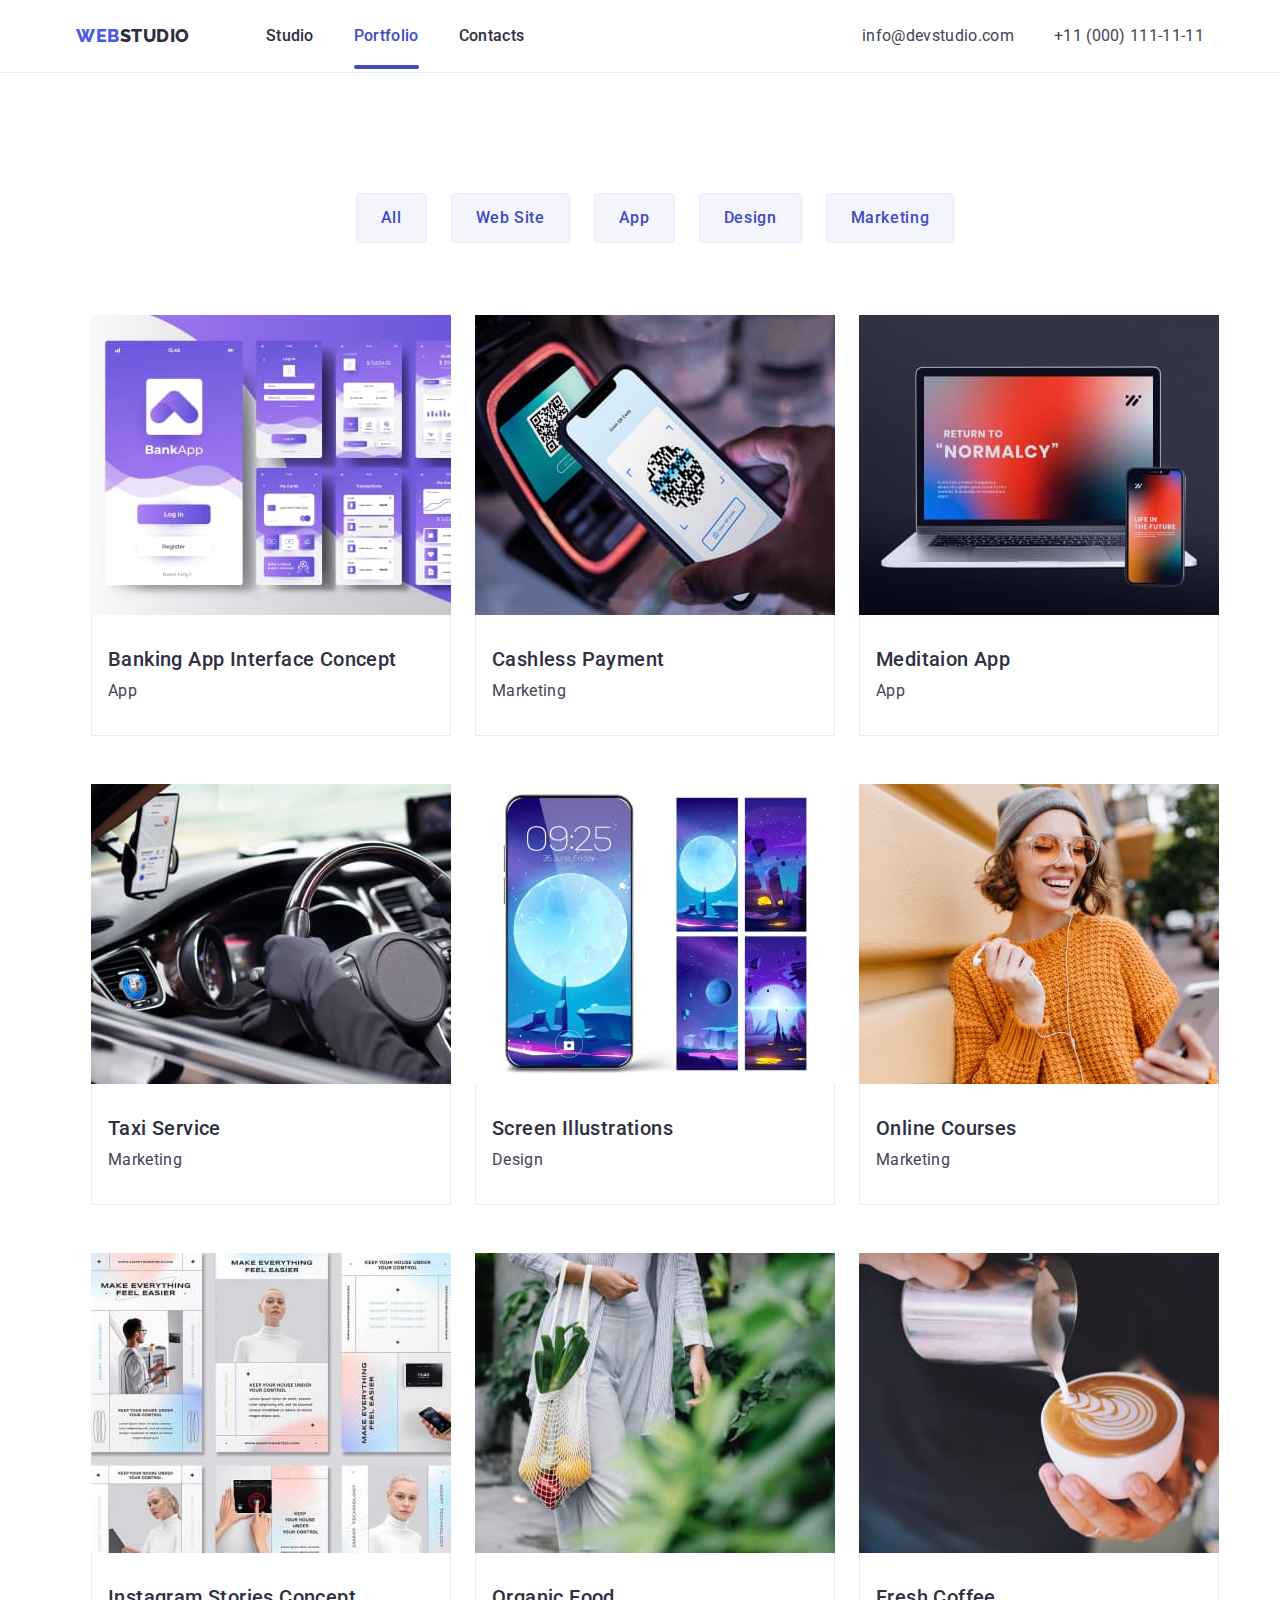
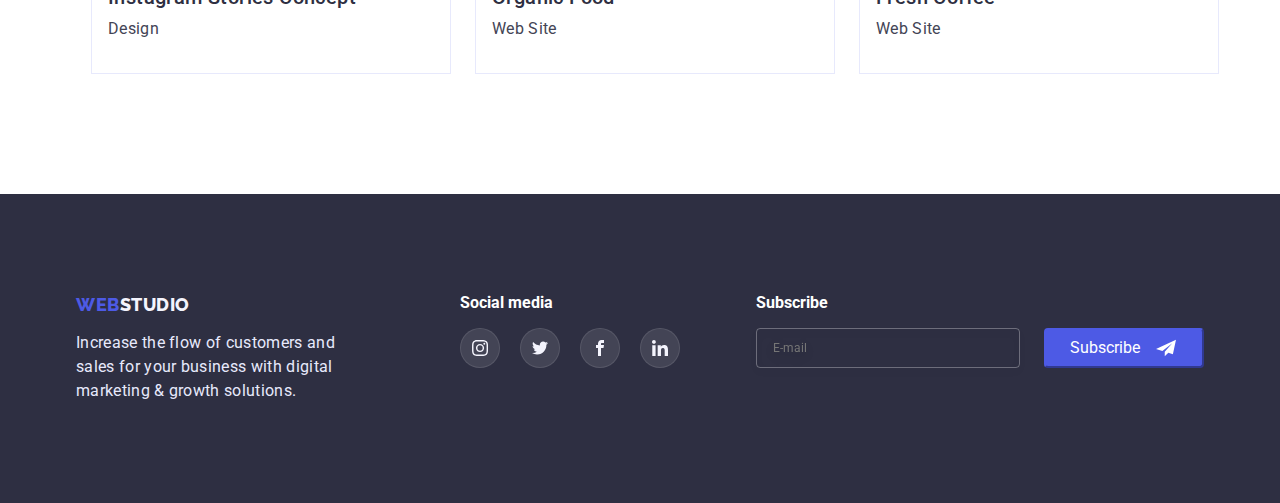
<file: portfolio.html>
<!DOCTYPE html>
<html lang="en">
  <head>
    <meta charset="UTF-8" />
    <meta http-equiv="X-UA-Compatible" content="IE=edge" />
    <meta name="viewport" content="width=device-width, initial-scale=1.0" />
    <title>Portfolio</title>
    <link
      href="https://fonts.googleapis.com/css2?family=Raleway:wght@800&family=Roboto:wght@400;500;700&display=swap"
      rel="stylesheet"
    />
    <link
      rel="stylesheet"
      href="https://cdn.jsdelivr.net/npm/modern-normalize@1.1.0/modern-normalize.min.css"
    />
    <link rel="stylesheet" href="./css/style.css" />
  </head>
  <body>
    <!-- header -->
    <header class="page-header portfolio-header">
      <div class="container page-header-container">
        <nav class="page-nav page-nav-container">
          <a class="link logo logo-header" href="./index.html"
            ><span class="logo-first">Web</span>studio</a
          >
          <ul class="menu list menu-nav-header">
            <li class="menu-item-header">
              <a class="menu-link link" href="./index.html">Studio</a>
            </li>
            <li class="menu-item-header">
              <a class="menu-link link current" href="">Portfolio</a>
            </li>
            <li class="menu-item-header">
              <a class="menu-link link" href="">Contacts</a>
            </li>
          </ul>
        </nav>
        <address class="kontackt">
          <ul class="list kontakt-header-kontainer">
            <li>
              <a class="imail link" href="mailto:info@devstudio.com"
                >info@devstudio.com</a
              >
            </li>
            <li>
              <a class="tel-nummer link" href="tel:+110001111111"
                >+11 (000) 111-11-11</a
              >
            </li>
          </ul>
        </address>
      </div>
    </header>
    <main>
      <!-- secttion-button -->
      <section class="section">
        <div class="container">
          <h1 hidden>Link-button</h1>
          <div class="container portfolio-container-btn-all">
            <ul class="list portfolio-container">
              <li class="portfolio-container-btn">
                <button class="btn btn-portfolio" type="button">All</button>
              </li>
              <li class="portfolio-container-btn">
                <button class="btn btn-portfolio" type="button">
                  Web Site
                </button>
              </li>
              <li class="portfolio-container-btn">
                <button class="btn btn-portfolio" type="button">App</button>
              </li>
              <li class="portfolio-container-btn">
                <button class="btn btn-portfolio" type="button">Design</button>
              </li>
              <li class="portfolio-container-btn">
                <button class="btn btn-portfolio" type="button">
                  Marketing
                </button>
              </li>
            </ul>
          </div>
          <div class="container portfolio-container-galery">
            <ul class="list portfolio-img-container">
              <li class="portfolio-img-cart">
                <div class="overlay-on-img">
                  <img
                    class="img-card-content"
                    src="./images/images-portfolio/banking-app-interface-concept.jpg"
                    alt="banking software screenshot"
                    width="360"
                    height="300"
                  />
                  <p class="overlay-portfolio">
                    14 Stylish and User-Friendly App Design Concepts · Task
                    Manager App · Calorie Tracker App · Exotic Fruit Ecommerce
                    App · Cloud Storage App
                  </p>
                </div>
                <div class="img-card-content-text">
                  <h2 class="title-card-content">
                    Banking App Interface Concept
                  </h2>
                  <p class="text-card-content">App</p>
                </div>
              </li>
              <li class="portfolio-img-cart">
                <div class="overlay-on-img">
                  <img
                    class="img-card-content"
                    src="./images/images-portfolio/cashless-payment.jpg"
                    alt="phone reads the QR code"
                    width="360"
                    height="300"
                  />
                  <p class="overlay-portfolio">
                    14 Stylish and User-Friendly App Design Concepts · Task
                    Manager App · Calorie Tracker App · Exotic Fruit Ecommerce
                    App · Cloud Storage App
                  </p>
                </div>
                <div class="img-card-content-text">
                  <h2 class="title-card-content">Cashless Payment</h2>
                  <p class="text-card-content">Marketing</p>
                </div>
              </li>
              <li class="portfolio-img-cart">
                <div class="overlay-on-img">
                  <img
                    class="img-card-content"
                    src="./images/images-portfolio/meditaion-app.jpg"
                    alt="laptop"
                    width="360"
                    height="300"
                  />
                  <p class="overlay-portfolio">
                    14 Stylish and User-Friendly App Design Concepts · Task
                    Manager App · Calorie Tracker App · Exotic Fruit Ecommerce
                    App · Cloud Storage App
                  </p>
                </div>
                <div class="img-card-content-text">
                  <h2 class="title-card-content">Meditaion App</h2>
                  <p class="text-card-content">App</p>
                </div>
              </li>
              <li class="portfolio-img-cart">
                <div class="overlay-on-img">
                  <img
                    class="img-card-content"
                    src="./images/images-portfolio/taxi-service.jpg"
                    alt="drever at the wheel"
                    width="360"
                    height="300"
                  />
                  <p class="overlay-portfolio">
                    14 Stylish and User-Friendly App Design Concepts · Task
                    Manager App · Calorie Tracker App · Exotic Fruit Ecommerce
                    App · Cloud Storage App
                  </p>
                </div>
                <div class="img-card-content-text">
                  <h2 class="title-card-content">Taxi Service</h2>
                  <p class="text-card-content">Marketing</p>
                </div>
              </li>
              <li class="portfolio-img-cart">
                <div class="overlay-on-img">
                  <img
                    class="img-card-content"
                    src="./images/images-portfolio/screen-illustrations.jpg"
                    alt="phone home screensaver"
                    width="360"
                    height="300"
                  />
                  <p class="overlay-portfolio">
                    14 Stylish and User-Friendly App Design Concepts · Task
                    Manager App · Calorie Tracker App · Exotic Fruit Ecommerce
                    App · Cloud Storage App
                  </p>
                </div>
                <div class="img-card-content-text">
                  <h2 class="title-card-content">Screen Illustrations</h2>
                  <p class="text-card-content">Design</p>
                </div>
              </li>
              <li class="portfolio-img-cart">
                <div class="overlay-on-img">
                  <img
                    class="img-card-content"
                    src="./images/images-portfolio/online-courses.jpg"
                    alt="gerl with headphones"
                    width="360"
                    height="300"
                  />
                  <p class="overlay-portfolio">
                    14 Stylish and User-Friendly App Design Concepts · Task
                    Manager App · Calorie Tracker App · Exotic Fruit Ecommerce
                    App · Cloud Storage App
                  </p>
                </div>
                <div class="img-card-content-text">
                  <h2 class="title-card-content">Online Courses</h2>
                  <p class="text-card-content">Marketing</p>
                </div>
              </li>
              <li class="portfolio-img-cart">
                <div class="overlay-on-img">
                  <img
                    class="img-card-content"
                    src="./images/images-portfolio/instagram-stories-concept.jpg"
                    alt="pictures from Instagam"
                    width="360"
                    height="300"
                  />
                  <p class="overlay-portfolio">
                    14 Stylish and User-Friendly App Design Concepts · Task
                    Manager App · Calorie Tracker App · Exotic Fruit Ecommerce
                    App · Cloud Storage App
                  </p>
                </div>
                <div class="img-card-content-text">
                  <h2 class="title-card-content">Instagram Stories Concept</h2>
                  <p class="text-card-content">Design</p>
                </div>
              </li>
              <li class="portfolio-img-cart">
                <div class="overlay-on-img">
                  <img
                    class="img-card-content"
                    src="./images/images-portfolio/organic-food.jpg"
                    alt="woman with vegetables"
                    width="360"
                    height="300"
                  />
                  <p class="overlay-portfolio">
                    14 Stylish and User-Friendly App Design Concepts · Task
                    Manager App · Calorie Tracker App · Exotic Fruit Ecommerce
                    App · Cloud Storage App
                  </p>
                </div>
                <div class="img-card-content-text">
                  <h2 class="title-card-content">Organic Food</h2>
                  <p class="text-card-content">Web Site</p>
                </div>
              </li>
              <li class="portfolio-img-cart">
                <div class="overlay-on-img">
                  <img
                    class="img-card-content"
                    src="./images/images-portfolio/fresh-coffee.jpg"
                    alt="cup of coffee"
                    width="360"
                    height="300"
                  />
                  <p class="overlay-portfolio">
                    14 Stylish and User-Friendly App Design Concepts · Task
                    Manager App · Calorie Tracker App · Exotic Fruit Ecommerce
                    App · Cloud Storage App
                  </p>
                </div>
                <div class="img-card-content-text">
                  <h2 class="title-card-content">Fresh Coffee</h2>
                  <p class="text-card-content">Web Site</p>
                </div>
              </li>
            </ul>
          </div>
        </div>
      </section>
    </main>
    <!-- footer -->
    <footer class="footer">
      <div class="container footer-container">
        <div class="footer-logo">
          <a class="link logo" href="./index.html"
            ><span class="logo-first">Web</span
            ><span class="logo-second">studio</span></a
          >
          <p class="text-footer">
            Increase the flow of customers and sales for your business with
            digital marketing & growth solutions.
          </p>
        </div>
        <div class="footer-social">
          <p class="footer-title"><b>Social media</b></p>
          <ul class="list">
            <li class="footer-list">
              <a class="footer-link" href="" rel="noopener noreferrer"
                ><svg class="footer-icon" width="16" height="16">
                  <use
                    href="./images/deco-elements/sprite.svg.svg#icon-instagramsvg"
                  ></use></svg
              ></a>
            </li>
            <li class="footer-list">
              <a href="" class="footer-link" rel="noopener noreferrer"
                ><svg class="footer-icon" width="16" height="16">
                  <use
                    href="./images/deco-elements/sprite.svg.svg#icon-twittersvg"
                  ></use></svg
              ></a>
            </li>
            <li class="footer-list">
              <a class="footer-link" href="" rel="noopener noreferrer"
                ><svg class="footer-icon" width="16" height="16">
                  <use
                    href="./images/deco-elements/sprite.svg.svg#icon-facebook"
                  ></use></svg
              ></a>
            </li>
            <li class="footer-list">
              <a class="footer-link" href="" rel="noopener noreferrer"
                ><svg class="footer-icon" width="16" height="16">
                  <use
                    href="./images/deco-elements/sprite.svg.svg#icon-linkedinsvg"
                  ></use></svg
              ></a>
            </li>
          </ul>
        </div>
        <div class="footer-form">
          <form class="form-footer">
            <p class="text-send"><b>Subscribe</b></p>
            <div class="input-button">
              <input class="input-footer" type="email" placeholder="E-mail" />
              <button class="button-footer">
                Subscribe<svg class="icon-send" width="24" height="20">
                  <use
                    href="./images/deco-elements/sprite.svg.svg#icon-send"
                  ></use>
                </svg>
              </button>
            </div>
          </form>
        </div>
      </div>
    </footer>
  </body>
</html>
</file>
<file: css/style.css>
.list {
    list-style: none;
}

.link {
    text-decoration: none;
}

:root{
--primary-text-color: #2E2F42;
--secondary-text-color: #434455;
--link-active-text-color: #404BBF;
--button-background: #F4F4FD;
--footer-text-color: #E7E9FC;
--button-mein-background: #4D5AE5;
--mein-background: #FFFFFF;
--hover-customers: #8E8F99;
--footer-social: rgba(255, 255, 255, 0.1);
--footer-social-hover: #31D0AA;
--modal: #FCFCFC;
--transform-style: 250ms cubic-bezier(0.4, 0, 0.2, 1);
}

body {
font-family: 'Roboto', sans-serif;
font-size: 16px;
background: var(--mein-background);
}

h1,
h2,
h3,
h4,
p {
        margin-top: 0;
        margin-bottom: 0;
}

ul {
        margin-top: 0;
        margin-bottom: 0;
        padding-left: 0;
}

img {
        display: block;
}

button {
        cursor: pointer;
}

.container {
        width: 1158px;
        margin-left: auto;
        margin-right: auto;
        padding: 0 15px;
}

/*======== components======== */
.logo {
    font-family: 'Raleway', sans-serif;
    font-weight: 800;
    font-size: 18px;
    line-height: 1.17;
    display: flex;
    align-items: center;
    letter-spacing: 0.03em;
    text-transform: uppercase;
    color: var(--primary-text-color);
}

.logo-first {
    color: var(--button-mein-background);
}



/*======== /components======== */
/*======== header======== */

.page-header-container,
.page-nav-container,
.menu-nav-header,
.kontakt-header-kontainer {
        display: flex;
        align-items: center;
}

.page-header {
        padding-top: 24px;
        padding-bottom: 24px;
}

.logo-header {
        margin-right: 76px;
}

.menu-item-header:not(:last-child) {
        margin-right: 40px;
}

/* .menu-item-header {
        height: auto;
} */

.kontackt {
        margin-left: auto;
}

.tel-nummer {
        margin-left: 40px;
}

.menu-link {
position: relative;
font-weight: 500;
font-size: 16px;
line-height: 1.5;
letter-spacing: 0.02em;
color: var(--primary-text-color);
height: 100%;
padding-top: 24px;
padding-bottom: 24px;
transition: color var(--transform-style);
}


.menu-link.current::after  {
                position: absolute;
                        display: block;
                        content: "";
                        width: 100%;
                        height: 4px;
                        left: 0px;
                        bottom: 0;
                
                        background: var(--link-active-text-color);
                        border-radius: 2px;
}

.imail,
.tel-nummer {
        font-size: 16px;
        font-style: normal;
        line-height: 1.5;
        letter-spacing: 0.02em;
        color: var(--secondary-text-color);
        transition: color var(--transform-style);
}

.menu-link:hover,
.menu-link:focus {
        color: var(--link-active-text-color);
}

.menu-nav-header .link.current {
color: var(--link-active-text-color);

}

.imail:hover,
.imail:focus,
.tel-nummer:hover,
.tel-nummer:focus {
    color: var(--link-active-text-color);
}

/*======== /header======== */

/*======== overlay======== */
.overlay {
        height: 600px;
        margin-left: auto;
        margin-right: auto;
        max-width: 1440px;
        background-position: center;
        background-repeat: no-repeat;
        background-size: cover;
        background-color: var(--primary-text-color);
        background-image: linear-gradient(rgba(46, 47, 66, 0.7), rgba(46, 47, 66, 0.7)),
        url(../images/deco-elements/people-office.jpg);
}
/*======== /overlay======== */

/*======== hero======== */

.main-title {
        color: var(--mein-background);
        font-weight: 700;
        font-size: 56px;
        line-height: 1.1;

        width: 494px;
        margin-left: auto;
        margin-right: auto;
        text-align: center;
}

.hero {
        background-color: var(--primary-text-color);
        padding-top: 188px;
        padding-bottom: 188px;
}
.btn {
    font-style: normal;
    font-weight: 500;
    font-size: 16px;
    line-height: 1.5;

    padding-top: 16px;
    padding-bottom: 16px;
    padding-left: 32px;
    padding-right: 32px;

    margin-left: auto;
    margin-right: auto;
    margin-top: 48px;

    display: flex;
    align-items: center;
    letter-spacing: 0.04em;

    border: none;
    border-radius: 4px;

    color: var(--mein-background);
    background: var(--button-mein-background);

    transition: background-color var(--transform-style);
}

.btn:hover,
.btn:focus {
    background-color: var(--link-active-text-color);
}
/*======== /hero======== */
/*======== about======== */

.section {
      padding: 120px 0;
        
}



.list-about-cotainer {
        display: flex;
        align-items: center;
}

.list-about:not(:last-child) {
        margin-right: 24px;
}



.title-about {
        font-weight: 500;
        font-size: 20px;
        line-height: 1.2;
        letter-spacing: 0.02em;
        color: var(--primary-text-color);
        margin-bottom: 8px;
}
.text {
        font-size: 16px;
        line-height: 1.5;
        letter-spacing: 0.02em;
        color: var(--secondary-text-color);      
}
.list-about::before {
        width: 264px;
        height: 112px;
        margin-bottom: 8px;
        border-radius: 4px;
        content: "";
        background-color: var(--button-background);
        display: block;
        background-position: center;
        background-repeat: no-repeat;
       
}

.about-strategy::before {
        background-image: url(../images/deco-elements/satelit.jpg);  
        background-size: 60px 64px;
}

.about-punctuality::before {
        background-image: url(../images/deco-elements/puncktuality.jpg);
        background-size: 62px 64px;
}

.about-diligence::before {
        background-image: url(../images/deco-elements/diligence.jpg);
        background-size: 64px 50px;
}

.about-technologies::before {
        background-image: url(../images/deco-elements/astronaut.jpg);
        background-size: 64px 64px;
}
/*======== /about======== */

/*======== product======== */

.container-product {
        padding-top: 0;
}

.list-product {
        display: flex;
        justify-content: center;
}
   
.menu-item:not(:last-child) {
        margin-right: 24px;
}

.title-section {
        font-weight: 700;
        font-size: 36px;
        line-height: 1.11;
        text-align: center;
        letter-spacing: 0.02em;
        text-transform: capitalize;
        color: var(--primary-text-color);
        margin-bottom: 72px;
}

.img-product {
    
        background: linear-gradient(0deg, rgba(77, 90, 229, 0.1), rgba(77, 90, 229, 0.1)), url(2368.jpg);
        background-blend-mode: soft-light, normal;
}
/*======== /product======== */

/*======== our team======== */

.our-team {
        background-color: var(--button-background);
}

.our-team-list {
        display: flex;
        justify-content: center;
}

.menu-item-team:not(:last-child) {
        margin-right: 24px;
}

.menu-item-team {
        background-color: var(--mein-background);
}

.name-team-profession {
       padding-top: 32px;
       padding-bottom: 32px; 
box-shadow: 0px 1px 6px rgba(46, 47, 66, 0.08), 0px 1px 1px rgba(46, 47, 66, 0.16), 0px 2px 1px rgba(46, 47, 66, 0.08);
border-radius: 0 0 4px 4px;
}

.name-team {
        font-weight: 500;
        font-size: 20px;
        line-height: 1.2;
        text-align: center;
        letter-spacing: 0.02em;
        color: var(--primary-text-color);
        margin-bottom: 8px;
}

.profession-team {
        font-size: 16px;
        line-height: 1.5;
        text-align: center;
        letter-spacing: 0.02em;
        color: var(--secondary-text-color);
        margin-bottom: 8px;
}

/*=========== svg ===========*/

.social {
        display: flex;
        justify-content: center;
        align-items: center;
        gap: 24px;
}

.social-list {
        display: flex;
        width: 40px;
        height: 40px;
        background-color: var(--button-mein-background);
        border-radius: 50%;
        justify-content: center;
        align-items: center;
}

.social-link {
        display: flex;
        justify-content: center;
        align-items: center;
        width: 40px;
        height: 40px;

        transition: border-radius var(--transform-style), background-color var(--transform-style);
}

.social-link:hover,
.social-link:focus {
        border-radius: 50%;
        background-color: var(--link-active-text-color);
}

/*=========== /svg ===========*/

/*======== /our team======== */

/*=========customers========*/

.customers {
        display: flex;
        justify-content: center;
        gap: 24px;
}

.customers-list {
        width: 168px;
        height: 88px;
        align-items: center;
}

.customers-link {
        display: flex;
        justify-content: center;
        align-items: center;
        width: 168px;
        height: 88px;
        color: var(--hover-customers);
        border: 1px solid var(--hover-customers);
        border-radius: 4px;

        transition: border var(--transform-style), color var(--transform-style);
}

.customers-icon {
        fill: currentColor;
}

.customers-link:hover,
.customers-link:focus {
        border-radius: 4px;
        border: 1px solid var(--link-active-text-color);
        color: var(--link-active-text-color);
}




/*=========customers========*/

/*======== footer======== */

.footer {
        padding-top: 100px;
        padding-bottom: 100px;
        background: var(--primary-text-color);
}

.text-footer {
        font-size: 16px;
        line-height: 1.5;
        letter-spacing: 0.02em;
        color: var(--footer-text-color);
        width: 264px;
        margin-top: 16px;
}

.logo-second {
        color: var(--button-background);
}

.footer-title {
        color: var(--mein-background);
        size: 16px;
}


.footer-container {
        display: flex;
}

.footer-social {
        margin-left: 120px;
}

.footer-list {
        
        display: inline-flex;
        align-items: center;
        justify-content: center;
        border-radius: 50%;
        
        margin-top: 16px;
        border: 1px solid var(--footer-social);
        background-color: var(--footer-social);
        width: 40px;
        height: 40px;
}

.footer-list:not(:last-child) {
        margin-right: 16px;
}


.footer-link {
        width: 40px;
        height: 40px;
        display: flex;
        align-items: center;
        justify-content: center;
        border-radius: 50%;

        transition: background-color var(--transform-style);
}

.footer-list:focus,
.footer-list:hover {
        background-color: var(--footer-social-hover);
}

/*==========footer form==========*/

.footer-form {
        margin-left: auto
}

.form-footer {
        display: block;
}

.text-send {
        color: var(--mein-background);
        size: 16px;
        margin-bottom: 16px;
}

.input-button {
        display: inline-flex;
}

.input-footer {
        display: inline-flex;
        width: 264px;
        height: 40px;
        border: 1px solid rgba(255, 255, 255, 0.3);
        filter: drop-shadow(0px 4px 4px rgba(0, 0, 0, 0.15));
        border-radius: 4px;
        background-color: transparent;
        margin-right: 24px;
        font-size: 12px;
        line-height: 2;
        padding-left: 16px;
        color: rgba(255, 255, 255, 0.6);
}

.button-footer {
        font-family: inherit;
        display: inline-flex;
        color: var(--mein-background);
        background: var(--button-mein-background);
        border-color: var(--button-mein-background);
        border-radius: 4px;
        justify-content: center;
        align-items: center;
        padding: 8px 24px;
        gap: 14px;
        transition: background-color var(--transform-style), border-color var(--transform-style);
}

.button-footer:focus,
.button-footer:hover {
        background-color: var(--link-active-text-color);
        border-color: var(--link-active-text-color);  
}


/*======== /footer======== */

/*======== modal======== */

.backdrop {
        position: fixed;
        top: 0;
        left: 0;
        width: 100%;
        height: 100%;
        background-color: rgba(46, 47, 66, 0.4);;
        z-index: 100;
        transition: opacity var(--transform-style), visibility var(--transform-style);
}

.modal {
        position: absolute;
        top: 50%;
        left: 50%;
        transform: translate(-50%, -50%);
        width: 408px;
        padding: 72px 24px 24px 24px;
        background-color: var(--modal);
        border-radius: 4px;
}

.modal-close-btn {
        display: flex;
        justify-content: center;
        align-items: center;
        position: absolute;
        top: 24px;
        right: 24px;
        width: 24px;
        height: 24px;
        padding: 0;
        border: 1px solid rgba(0, 0, 0, 0.1);
        border-radius: 50%;
        transition: border-color var(--transform-style), background-color var(--transform-style);
}

.modal-close-btn-icon {
        transition: fill var(--transform-style);
}

.modal-close-btn:hover,
.modal-close-btn:focus {
        border-color: var(--link-active-text-color);
        background-color: var(--link-active-text-color);
}

.modal-close-btn:hover .modal-close-btn-icon,
.modal-close-btn:focus .modal-close-btn-icon {
        fill: var(--mein-background);
}

.backdrop.is-hidden {
        opacity: 0;
        visibility: hidden;
        pointer-events: none;
}


.title-modal {
        font-weight: 500;
        font-size: 16px;
        line-height: 1.5;
        text-align: center;
        margin-bottom: 14px;
}

.input {
        width: 100%;
        height: 40px;
        margin-top: 4px;
        margin-bottom: 8px;
        border: 1px solid rgba(33, 33, 33, 0.2);
        border-radius: 4px;
        transition: border var(--transform-style);
        padding-left: 38px;
}

.input:hover,
.input:focus {
        outline: none;
        border: 1px solid var(--button-mein-background);
}

.input-position-name {
        position: relative;
}

.svg-name {
        display: flex;
        justify-content: center;
        align-items: center;
        position: absolute;
        top: 45%;
        left: 19px;
        fill: var(--primary-text-color);
        transform: translate(-50%, -50%);
        transition: fill var(--transform-style);
}

.input:hover + .svg-name,
.input:focus + .svg-name {
        fill: var(--button-mein-background);
}

.input-position-phone {
        position: relative;
}

.svg-phone {
        position: absolute;
        top: 50%;
        left: 19px;
        transform: translate(-50%, -50%);
        fill: var(--primary-text-color);
        transition: fill var(--transform-style);
}

.input:hover + .svg-phone,
.input:focus + .svg-phone {
        fill: var(--button-mein-background);
}

.input-position-email {
        position: relative;
}

.svg-email {
        
        position: absolute;
        top: 50%;
        left: 19px;
        transform: translate(-50%, -50%);
        fill: var(--primary-text-color);
        transition: fill var(--transform-style);
}

.input:hover + .svg-email,
.input:focus + .svg-email {
        fill: var(--button-mein-background);
}

.text-input {
        font-size: 12px;
        line-height: 14px;
        color: var(--hover-customers);
}



.comment {
        width: 100%;
        height: 120px;
        margin-top: 4px;
        margin-bottom: 8px;
        resize: none;
        font-size: 12px;
        color: rgba(117, 117, 117, 0.5);
        padding: 8px 16px;
        border: 1px solid rgba(33, 33, 33, 0.2);
        border-radius: 4px;
        transition: border var(--transform-style);
}

.comment:hover,
.comment:focus {
        outline: none;
        border: 1px solid var(--button-mein-background);
}

.i-agree-box {
        display: flex;
        align-items: center;
}

.i-agree {
        font-size: 12px;
        line-height: 1.4;
        letter-spacing: 0.04em;
        color: #757575;
        margin-left: 8px;
}

.checkbox {
        appearance: none;
        position: absolute;
}

.svg-agree {
        display: inline-block;
        border: 1.25px solid var(--primary-text-color);
        border-radius: 2px;
        fill: var(--mein-background);
        transition: background-color var(--transform-style), border-color var(--transform-style);
}

.checkbox:checked + .svg-agree {
        background-color: var(--link-active-text-color);
        border-color: var(--link-active-text-color);
}

.link-modal {
        font-size: 12px;
        color: var(--button-mein-background);
        text-decoration: underline;
}

.send-modal {
        display: flex;
        align-items: center;
        justify-content: center;
        color: var(--mein-background);
        background-color: var(--button-mein-background);
        border-color: var(--button-mein-background);
        box-shadow: 0px 4px 4px rgba(0, 0, 0, 0.15);
        border-radius: 4px;
        width: 169px;
        height: 56px;
        margin-top: 24px;
        margin-left: auto;
        margin-right: auto;
        transition: background-color var(--transform-style);
}

.send-modal:hover,
.send-modal:focus {
        background-color: var(--link-active-text-color);
}

/*======== /modal======== */

/* ========portfolio======== */

.portfolio-header {
        border-bottom: 1px solid var(--footer-text-color);
}



.btn-portfolio {
        border-radius: 4px;
        text-align: center;
        padding-top: 12px;
        padding-left: 24px;
        padding-bottom: 12px;
        padding-right: 24px;
        border: 1px solid var(--footer-text-color);
        color: var(--link-active-text-color);
        background-color: var(--button-background);
        margin-top: 0;

                font-family: inherit;
                font-weight: 500;
                font-size: 16px;
                line-height: 1.5;
                display: flex;
                align-items: center;
                text-align: center;
                letter-spacing: 0.04em;

                transition: background var(--transform-style), color var(--transform-style), box-shadow var(--transform-style);
}



.portfolio-container-btn:not(:last-child) {
        margin-right: 24px;
}

.btn-portfolio:hover,
.btn-portfolio:focus{
    background: var(--link-active-text-color);
    color: var(--mein-background);
box-shadow: 0px 3px 1px rgba(0, 0, 0, 0.1), 0px 2px 1px rgba(0, 0, 0, 0.08), 0px 2px 2px rgba(0, 0, 0, 0.12);
}



/* ========/portfolio======== */

/* ========section-team-card======== */

.portfolio-container {
        display: flex;
        align-items: center;
        justify-content: center;
        margin-bottom: 72px;
}

.portfolio-img-container {
        display: flex;
        flex-wrap: wrap;
}

.portfolio-img-cart {
        width: 360px;
        background-color: var(--mein-background);
        margin-bottom: 48px;
        margin-right: 24px;
        /* box-shadow: 0px 1px 6px rgba(46, 47, 66, 0.08); */
        transition: box-shadow var(--transform-style);
}

.overlay-on-img {
        position: relative;
        display: block;
        overflow: hidden;
}

.overlay-portfolio {
        font-size: 16px;
        line-height: 1.5;
        letter-spacing: 0.02em;
        color: var(--button-background);
        background-color: var(--button-mein-background);
        padding-top: 40px;
        padding-left: 32px;
        padding-right: 32px;

        position: absolute;
       top: 0;
       left: 0;
        width: 100%;
        height: 100%;
        transform: translate(0, 100%);  
        
         transition: transform var(--transform-style);
}

.portfolio-img-cart:hover {
box-shadow: 0px 1px 6px rgba(46, 47, 66, 0.08), 0px 1px 1px rgba(46, 47, 66, 0.16), 0px 2px 1px rgba(46, 47, 66, 0.08);
}

.portfolio-img-cart:focus .overlay-portfolio,
.portfolio-img-cart:hover .overlay-portfolio{
        transform: translate(0, 0);
       
}

.portfolio-img-cart:nth-child(3n) {
        margin-right: 0;
}

.portfolio-img-cart:nth-last-child(-n+3) {
        margin-bottom: 0;
}

.img-card-content-text {
        border-left: 1px solid var(--footer-text-color);
        border-right: 1px solid var(--footer-text-color);
        border-bottom: 1px solid var(--footer-text-color);
        background-color: var(--mein-background);
        padding-top: 32px;
        padding-bottom: 32px;
        padding-left: 16px;
}


.title-card-content {
        font-weight: 500;
        font-size: 20px;
        line-height: 1.2;
        letter-spacing: 0.02em;
        margin-bottom: 8px;
        color: var(--primary-text-color)
}

.text-card-content {
        font-size: 16px;
        line-height: 1.5;
        letter-spacing: 0.02em;
        color: var(--secondary-text-color);
}



/* ========section-team-card======== */
</file>
